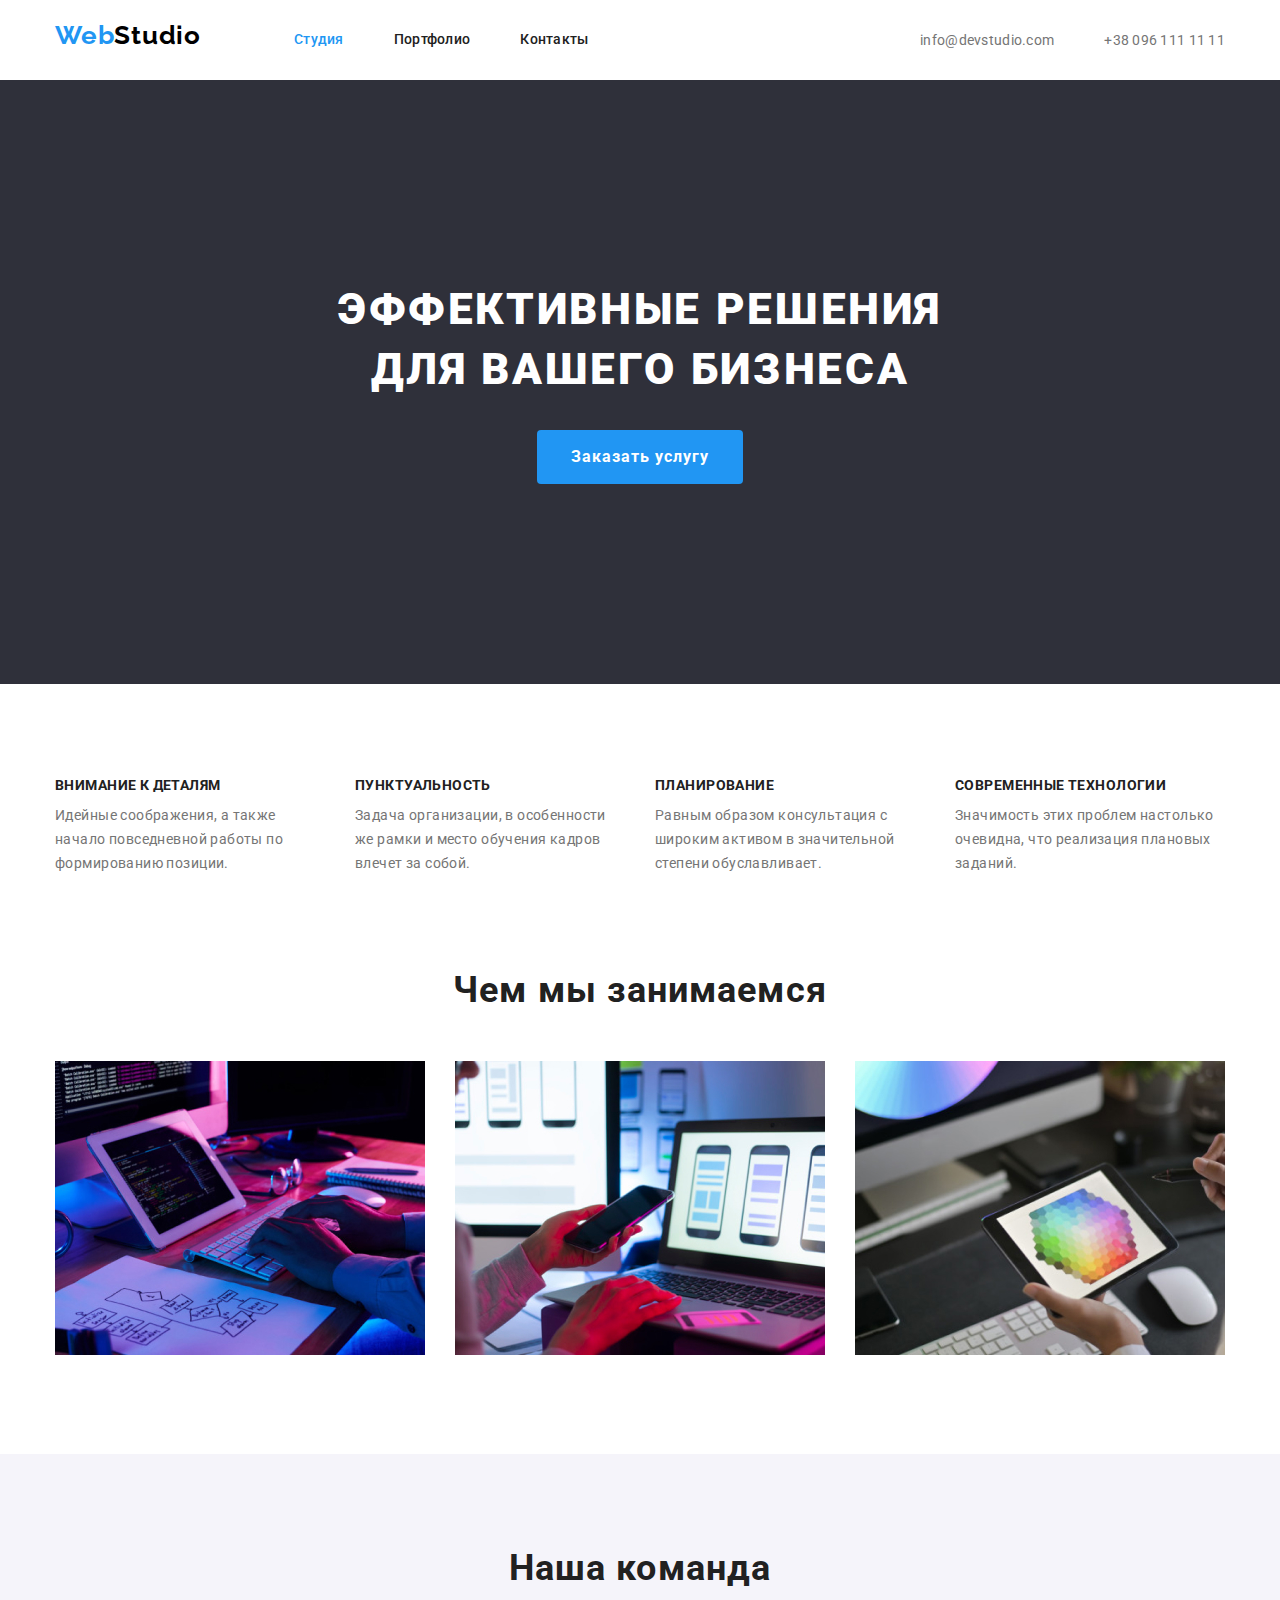
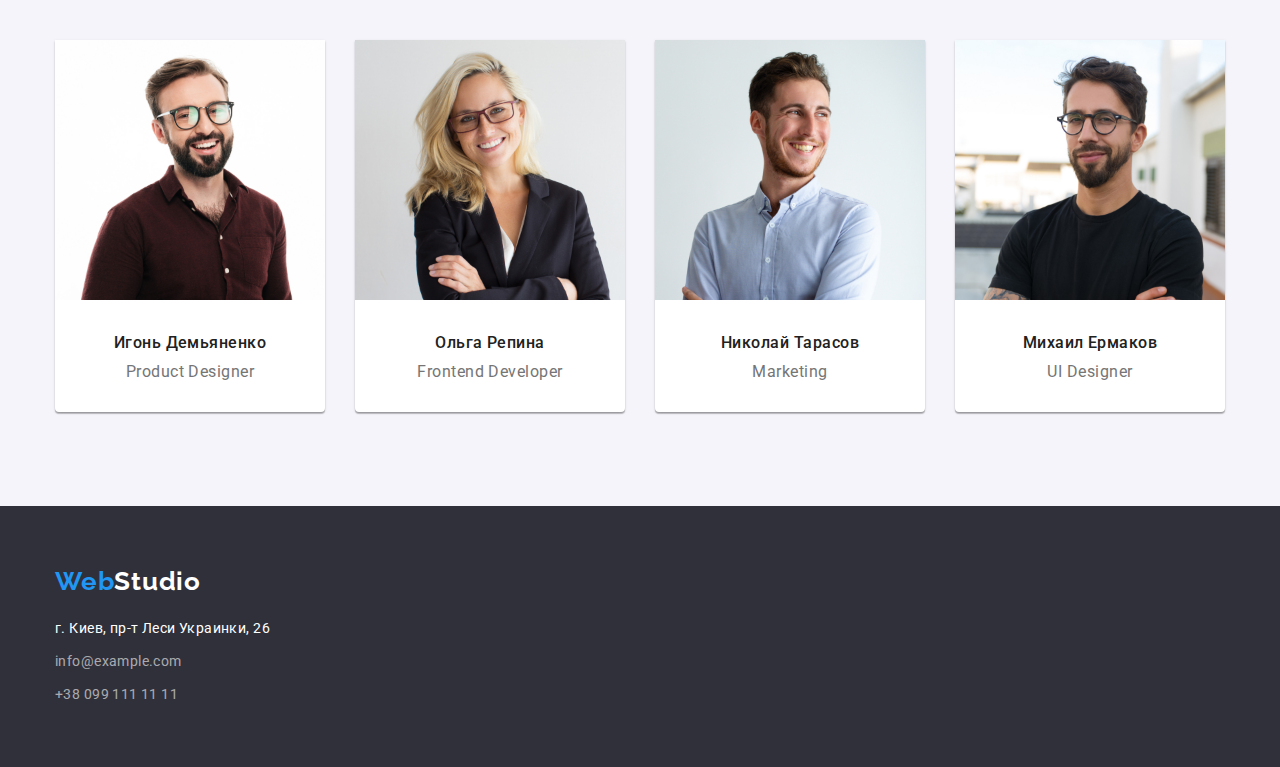
<file: index.html>
<!DOCTYPE html>
<html lang="ru">
<head>
   <meta charset="UTF-8">
   <meta http-equiv="X-UA-Compatible" content="IE=edge">
   <meta name="viewport" content="width=device-width, initial-scale=1.0">
   <title>Web Studio</title>
<link href="https://fonts.googleapis.com/css2?family=Raleway:wght@700&family=Roboto:wght@400;500;700;900&display=swap" 
rel="stylesheet">
<link rel="stylesheet" href="https://cdnjs.cloudflare.com/ajax/libs/modern-normalize/1.1.0/modern-normalize.min.css">
   <link rel="stylesheet" href="./css/common.css">
   <link rel="stylesheet" href="./css/main.css"/>
</head>
<body>
   
<!--Шапка сайта-->
<header class="site">
<div class="container main">
   <nav class="flex-nav">
   <a href="" class="logo"><span class="blue">Web</span>Studio</a>
<ul class="site-nav list">
   <li class="item"><a href="" class="link current">Студия</a></li>
   <li class="item"><a href="./portfolio.html" class="link">Портфолио</a></li>
   <li class="item"><a href="" class="link">Контакты</a></li>
</ul>
</nav>
<div class="margin">
<ul class="contacts list">
   <li class="item">
      <a href="mailto:info@devstudio.com" class="link">info@devstudio.com</a>
   </li>
   <li class="item">
      <a href="tel:+380961111111" class="link">+38 096 111 11 11</a>
   </li>
</ul>
</div>
</div>

   </header>



<!-- Секция Bg -->
<main>
   <section class="bg">
      <div class="container">
      <h1 class="bg-title">Эффективные решения для вашего бизнеса</h1>
      <button type="button" class="primary-button">Заказать услугу</button>
      </div>
   </section>

<!--Секция особенности-->
   <section class="peculiarities">
      <div class="container">
      <ul class="section">
         <li class="item">
            <h3 class="peculiarities-title">Внимание к деталям</h3>
            <p class="section-title">
               Идейные соображения, а также начало повседневной работы по </br> формированию позиции.
            </p>
         </li>
         <li class="item">
            <h3 class="peculiarities-title">Пунктуальность</h3>
            <p class="section-title">
               Задача организации, в особенности же рамки и место обучения кадров </br> влечет за собой.
            </p>
         </li>
         <li class="item">
            <h3 class="peculiarities-title">Планирование</h3>
            <p class="section-title">
               Равным образом консультация с широким активом в значительной </br> степени обуславливает.
            </p>
         </li>
         <li class="item">
            <h3 class="peculiarities-title">Современные технологии</h3>
            <p class="section-title">
               Значимость этих проблем настолько очевидна, что реализация плановых </br> заданий.
            </p>
         </li>
      </ul>
      </div>
   </section>

   <!--Секция чем мы занимаемся-->
   <section class="work">
      <div class="container">
      <h2 class="work-title">Чем мы занимаемся</h2>
      <ul class="title">
         <li class="item">
            <img src="./images/first.jpg" alt="Tablet1" width="370px">
         </li>
         <li class="item">
            <img src="./images/second.jpg" alt="LapTop" width="370px">
         </li>
         <li class="item">
            <img src="./images/third.jpg" alt="Tablet2" width="370px">
         </li>
      </ul>
      </div>
   </section>

   <!--Секция Наша Команда-->
   <section class="team">
      <div class="container">
      <h2 class="team-your">Наша команда</h2>
      <ul class="leader-title">
         <li class="item">
           <img src="./images/igor.jpg" alt="Игорь" width="270">
            <div class="team-padding">
           <h3 class="team-title">Игонь Демьяненко</h3>
            <p class="leader-title">Product Designer</p>
            </div>
         </li>
         <li class="item">
           <img src="./images/olga.jpg" alt="Ольга" width="270">
            <div class="team-padding">
           <h3 class="team-title">Ольга Репина</h3>
            <p class="leader-title">Frontend Developer</p>
            </div>
         </li>
         <li class="item">
           <img src="./images/nikolay.jpg" alt="Николай" width="270">
             <div class="team-padding">
             <h3 class="team-title">Николай Тарасов</h3>
               <p class="leader-title">Marketing</p>
            </div>
         </li>
         <li class="item">
            <img src="./images/michael.jpg" alt="Михаил" width="270">
              <div class="team-padding"> 
               <h3 class="team-title">Михаил Ермаков</h3>
               <p class="leader-title">UI Designer</p>
            </div>
         </li>
      </ul>
      </div>
   </section>

</main>

<!--Футер-->
<footer class="foot">
   <div class="container footer-container">
      <div class="contacts-container">
   <a href="" class="logo-second"><span class="blue">Web</span><span class="white">Studio</span></a>
   <address class="colour ">
      <a href="https://goo.gl/maps/Da8S7tGWQW27He1X6" class="foot-title" target="_blank">
         г. Киев, пр-т Леси Украинки, 26</a>
      <a href="mailto:info@example.com" class="link">info@example.com</a>
      <a href="tel:+380991111111" class="link">+38 099 111 11 11</a>
   </address>
   </div>
   </div>
</footer> 


</body>
</html>
</file>
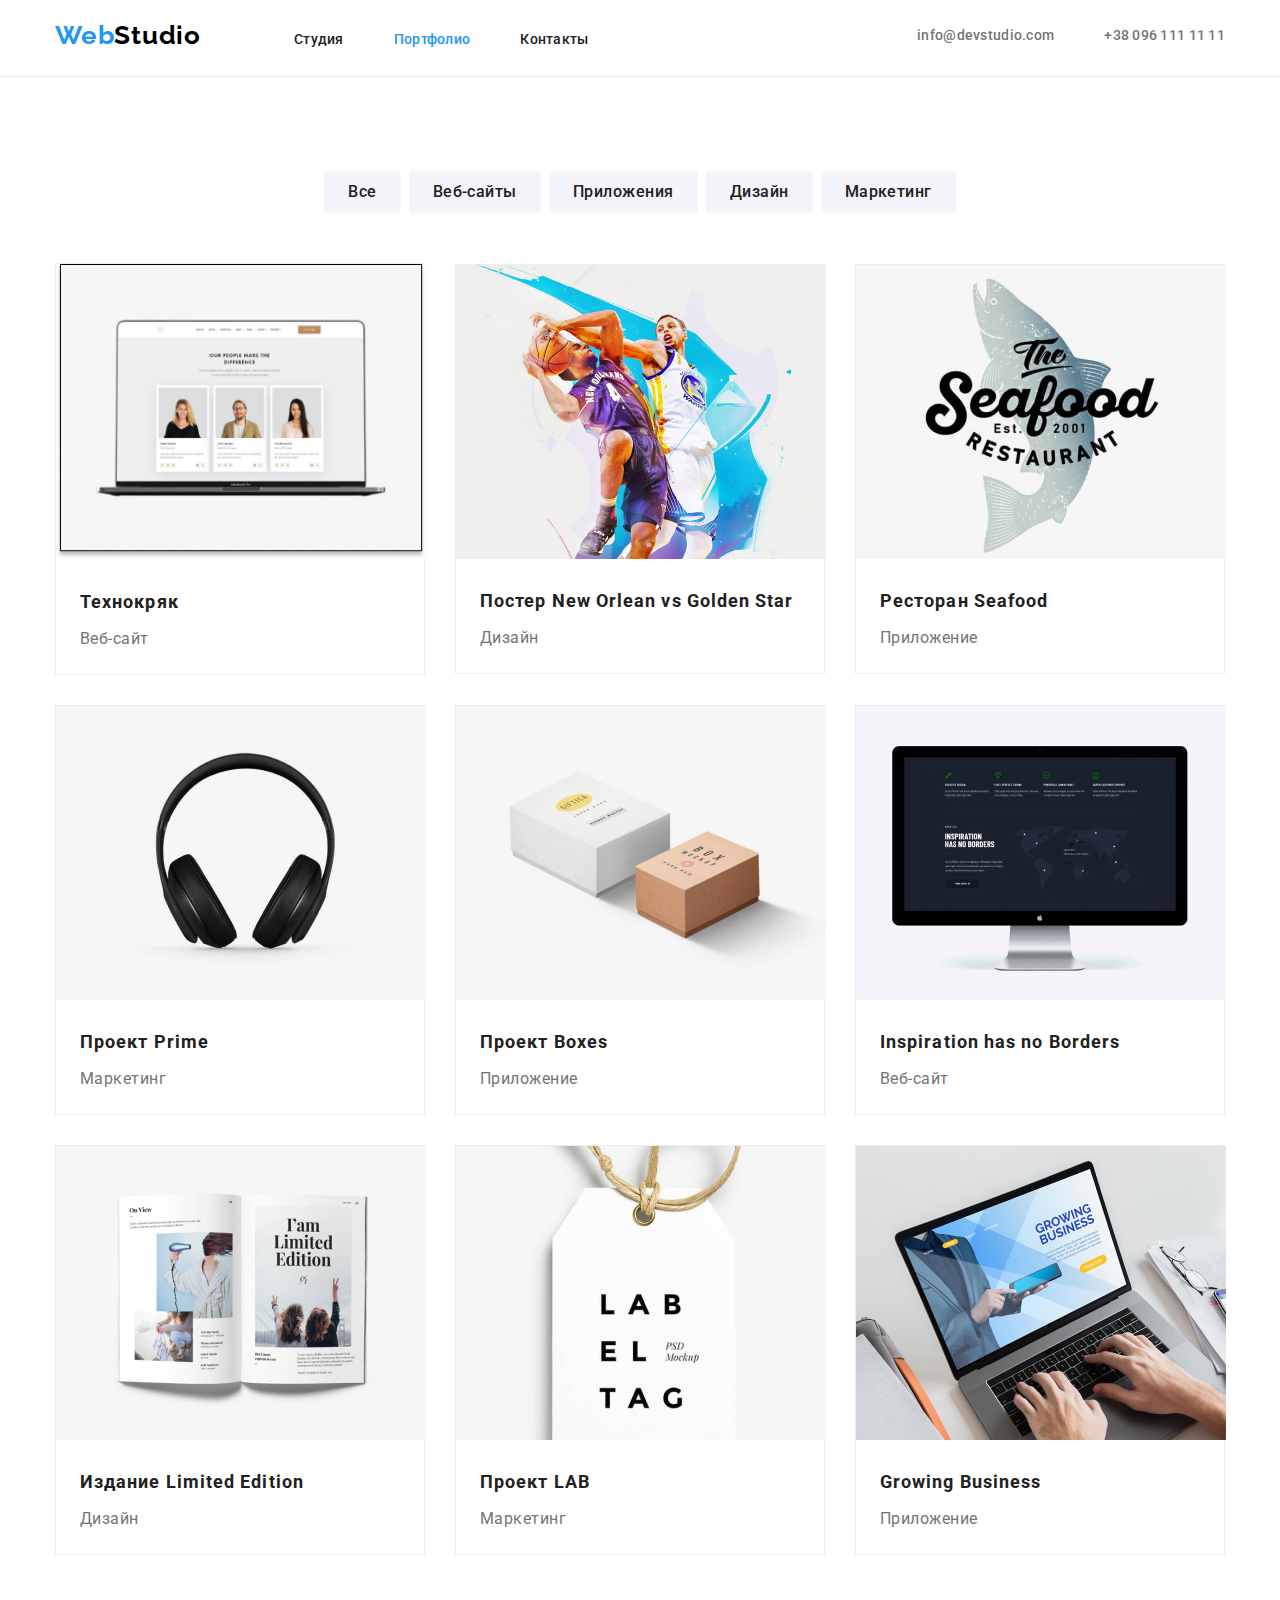
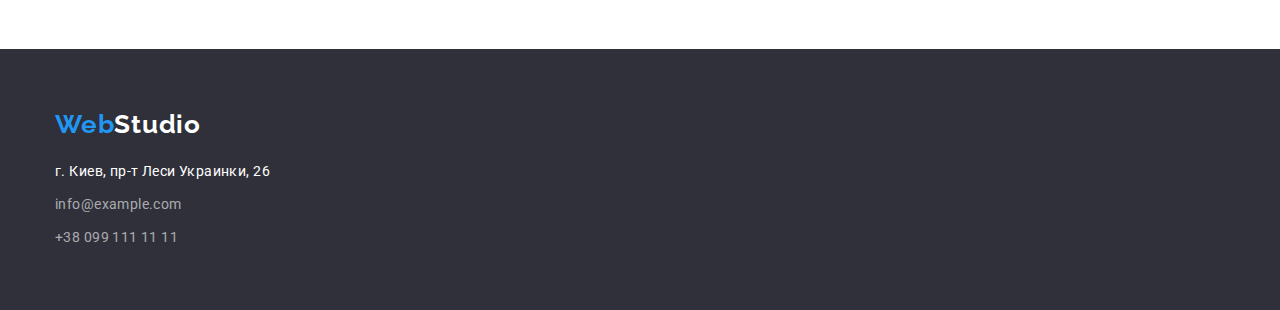
<file: portfolio.html>
<!DOCTYPE html>
<html lang="ru">
  <head>
    <meta charset="UTF-8" />
    <meta http-equiv="X-UA-Compatible" content="IE=edge" />
    <meta name="viewport" content="width=device-width, initial-scale=1.0" />
    <title>Document</title>
    <link
      href="https://fonts.googleapis.com/css2?family=Raleway:wght@700&family=Roboto:wght@400;500;700&display=swap"
      rel="stylesheet"
    />
    <link
      rel="stylesheet"
      href="https://cdnjs.cloudflare.com/ajax/libs/modern-normalize/1.1.0/modern-normalize.min.css"
    />
    <link rel="stylesheet" href="./css/common.css" />
  </head>
  <body>
    <!-- Шапка сайта -->
    <header class="header">
      <div class="container main">
        <nav class="flex-nav">
          <a href="" class="logo"><span class="blue">Web</span>Studio</a>
          <ul class="site-nav list">
            <li class="item">
              <a href="./index.html" class="link">Студия</a>
            </li>
            <li class="item">
              <a href="" class="link current">Портфолио</a>
            </li>
            <li class="item">
              <a href="" class="link">Контакты</a>
            </li>
          </ul>
        </nav>
        <ul class="contacts list">
          <li class="item">
            <a href="mailto:info@devstudio.com" class="link"
              >info@devstudio.com</a
            >
          </li>
          <li class="item">
            <a href="tel:+380961111111" class="link">+38 096 111 11 11</a>
          </li>
        </ul>
      </div>
    </header>
    <!-- Секция Main -->
    <section class="section-padding">
      <div class="container">
        <ul class="section-margin">
          <li class="blue-button link">
            <button type="button" class="colour-button link">Все</button>
          </li>
          <li class="blue-button link">
            <button type="button" class="colour-button link">Веб-сайты</button>
          </li>
          <li class="blue-button link">
            <button type="button" class="colour-button link">Приложения</button>
          </li>
          <li class="blue-button link">
            <button type="button" class="colour-button link">Дизайн</button>
          </li>
          <li class="blue-button link">
            <button type="button" class="colour-button link">Маркетинг</button>
          </li>
        </ul>
        <ul class="main-flex">
          <li class="item">
            <img src="./images/technokr.jpg" alt="Технокряк" width="370px" />
            <div class="main-padding">
              <h3 class="heading-title">Технокряк</h3>
              <p class="text-title">Веб-сайт</p>
            </div>
          </li>
          <li class="item">
            <img src="./images/neworlean.jpg" alt="Баскетбол" width="370px" />
            <div class="main-padding">
              <h3 class="heading-title">Постер New Orlean vs Golden Star</h3>
              <p class="text-title">Дизайн</p>
            </div>
          </li>
          <li class="item">
            <img src="./images/seafood.jpg" alt="Рыба" width="370px" />
            <div class="main-padding">
              <h3 class="heading-title">Ресторан Seafood</h3>
              <p class="text-title">Приложение</p>
            </div>
          </li>
          <li class="item">
            <img src="./images/prime.jpg" alt="Наушники" width="370px" />
            <div class="main-padding">
              <h3 class="heading-title">Проект Prime</h3>
              <p class="text-title">Маркетинг</p>
            </div>
          </li>
          <li class="item">
            <img src="./images/boxes.jpg" alt="Коробка" width="370px" />
            <div class="main-padding">
              <h3 class="heading-title">Проект Boxes</h3>
              <p class="text-title">Приложение</p>
            </div>
          </li>
          <li class="item">
            <img src="./images/borders.jpg" alt="Компьютер" width="370px" />
            <div class="main-padding">
              <h3 class="heading-title">Inspiration has no Borders</h3>
              <p class="text-title">Веб-сайт</p>
            </div>
          </li>
          <li class="item">
            <img src="./images/edition.jpg" alt="Журнал" width="370px" />
            <div class="main-padding">
              <h3 class="heading-title">Издание Limited Edition</h3>
              <p class="text-title">Дизайн</p>
            </div>
          </li>
          <li class="item">
            <img src="./images/lab.jpg" alt="Проект" />
            <div class="main-padding">
              <h3 class="heading-title">Проект LAB</h3>
              <p class="text-title">Маркетинг</p>
            </div>
          </li>
          <li class="item">
            <img src="./images/growing.jpg" alt="Ноутбук" />
            <div class="main-padding">
              <h3 class="heading-title">Growing Business</h3>
              <p class="text-title">Приложение</p>
            </div>
          </li>
        </ul>
      </div>
    </section>

    <!-- Футер -->
    <footer class="foot">
      <div class="container footer-container">
        <div class="contacts-container">
          <a href="" class="logotip"><span class="blue">Web</span>Studio</a>
          <address class="foot-colour link">
            <a
              href="https://goo.gl/maps/noqbgse2a1ceMC418"
              class="foot-title"
              target="_blank"
              >г. Киев, пр-т Леси Украинки, 26</a
            >
            <a href="mailto:info@example.com" class="foot-colour link"
              >info@example.com</a
            >
            <a href="tel:+380991111111" class="foot-colour link"
              >+38 099 111 11 11</a
            >
          </address>
        </div>
      </div>
    </footer>
  </body>
</html>
</file>
<file: css/common.css>
/* Цвет основного текста #212121 */
/* Вторичный цвет текста #757575 */
/* Белый цвет #FFFFFF */
/* Акцент #2196F3 */
/* Цвет для контактной информации rgba(255, 255, 255, 0.6); */
/* Цвет для кнопок #F5F4FA */
/* Вторичный цвет фона #2F303A */
/* Цвет для фона конопок #F5F4FA */

:root {
  --primary-text-color: #212121;
  --secondary-text-color: #757575;
  --accent-color: #2196f3;
  --contact-color: rgba(255, 255, 255, 0.6);
  --primary-white-color: #ffffff;
  --button-color: #f5f4fa;
}

body {
  background-color: var(--primary-white-color);
  color: var(--primary-text-color);
  font-family: Roboto, sans-serif;
}
ul {
  list-style: none;
  padding: 0;
  margin: 0;
}

.container {
  margin-left: auto;
  margin-right: auto;
  width: 1200px;
  padding-left: 15px;
  padding-right: 15px;
  /* outline: 2px solid tomato; */
}
.header {
  border-bottom: 1px solid #ececec;
  padding-bottom: 25px;
  padding-top: 20px;
}
/* Шапка сайта */
.main {
  display: flex;
  align-items: center;
}
.flex-nav {
  display: flex;
  align-items: baseline;
}
.logo {
  color: #000000;

  font-family: Raleway, sans-serif;
  font-weight: 700;
  font-size: 26px;
  line-height: 1.19;
  letter-spacing: 0.03em;
  text-decoration: none;

  margin-right: 93px;
}
.blue {
  color: var(--accent-color);
}

/* Навигация */
.site-nav {
  display: flex;
}
.site-nav > .item + .item {
  margin-left: 50px;
}
.site-nav .link {
  color: var(--primary-text-color);

  font-style: normal;
  font-weight: 500;
  font-size: 14px;
  line-height: 1.14;
  letter-spacing: 0.02em;
  text-decoration: none;

  padding-top: 32px;
  padding-bottom: 32px;
}
.site-nav .link:hover,
.site-nav .link:focus {
  color: var(--accent-color);
}
.site-nav .link.current {
  color: var(--accent-color);
}

/* Контакты */

.contacts {
  display: flex;
  margin-left: auto;
}
.contacts > .item + .item {
  margin-left: 50px;
}

.contacts .link {
  color: var(--secondary-text-color);

  font-style: normal;
  font-weight: 500;
  font-size: 14px;
  line-height: 1.14;
  letter-spacing: 0.02em;
  text-decoration: none;

  padding-top: 32px;
  padding-bottom: 32px;
}
.contacts .link:hover,
.contacts .link:focus {
  color: var(--accent-color);
}

/* Секция Main */
/* Кнопки */
.section-margin > .blue-button + .blue-button {
  margin-left: 8px;
}

.colour-button {
  color: var(--primary-text-color);
  background-color: var(--button-color);

  font-style: normal;
  font-weight: 500;
  font-size: 16px;
  line-height: 1.62;
  letter-spacing: 0.03em;
  padding: 6px 22px;
  border-radius: 4px;
  border-color: var(--button-color);

  display: inline-block;
  border-color: transparent;
  cursor: pointer;
}
.blue-button .link:hover,
.blue-button .link:focus {
  color: var(--primary-white-color);
  background-color: var(--accent-color);
}

/* Секция Галерея */

.main-flex {
  display: flex;
  flex-wrap: wrap;
  justify-content: center;
  align-items: center;
}
.main-flex > .item {
  width: calc((100% - 60px) / 3);
  margin-right: 30px;
  margin-bottom: 30px;

  border: 1px solid #eeeeee;
}
.main-flex > .item:nth-child(3n) {
  margin-right: 0;
}
.main-flex > .item:nth-last-child(-n + 3) {
  margin-bottom: 0;
}

.heading-title {
  color: var(--primary-text-color);

  font-style: normal;
  font-weight: 700;
  font-size: 18px;
  line-height: 2;
  letter-spacing: 0.06em;
  margin-top: 0;
  margin-bottom: 4px;
}
.text-title {
  color: var(--secondary-text-color);

  font-style: normal;
  font-weight: 400;
  font-size: 16px;
  line-height: 1.87;
  letter-spacing: 0.03em;
  margin-top: 0;
  margin-bottom: 0;
}
.main-padding {
  padding-top: 20px;
  padding-bottom: 20px;
  padding-left: 24px;
  padding-right: 24px;
}

.section-padding {
  padding-top: 94px;
  padding-bottom: 94px;
}

.section-margin {
  display: flex;
  justify-content: center;
  align-items: center;
  margin-bottom: 50px;
}

/* Футер */
.foot {
  background-color: #2f303a;

  padding-top: 60px;
  padding-bottom: 60px;
}
.logotip {
  color: var(--primary-white-color);

  font-family: Raleway;
  font-style: normal;
  font-weight: 700;
  font-size: 26px;
  line-height: 1.19;
  letter-spacing: 0.03em;
  text-decoration: none;
}
.blue {
  color: var(--accent-color);
}
.foot-title {
  color: var(--primary-white-color);

  text-decoration: none;
  font-style: normal;
  font-weight: 400;
  font-size: 14px;
  line-height: 1.71;
  letter-spacing: 0.03em;

  margin-top: 20px;
  margin-bottom: 9px;
}
.foot-colour {
  color: var(--contact-color);

  font-style: normal;
  font-weight: 400;
  font-size: 14px;
  line-height: 1.71;
  letter-spacing: 0.03em;
  text-decoration: none;

  display: flex;
  flex-direction: column;
  margin-bottom: 9px;
  align-items: baseline;
}
.foot-colour:last-child {
  margin-bottom: 0;
}
.foot-colour .link:hover,
.foot-colour .link:focus {
  color: var(--accent-color);
}

.footer-container {
  display: flex;
  align-items: baseline;
}
</file>
<file: css/main.css>
/* Цвет основного текста #212121 */
/* Вторичный цвет текста #757575 */
/* Белый цвет #FFFFFF */
/* Акцент #2196F3 */
/* Цвет для контактной информации rgba(255, 255, 255, 0.6); */
/* Первичный цвет фона #FFFFFF */
/* Вторичный цвет фона #2F303A */
/* Третьичный цвет фона #F5F4FA */

:root {
  --primary-text-color: #212121;
  --secondary-text-color: #757575;
  --accent-color: #2196f3;
  --contact-color: rgba(255, 255, 255, 0.6);
  --primary-white-color: #ffffff;
}

body {
  background-color: var(--primary-white-color);
  color: var(--primary-text-color);
  font-family: Roboto, sans-serif;
}
/* Утилиты */
ul {
  list-style: none;
  padding: 0px;
  margin: 0px;
}
p {
  margin: 0;
}
.container {
  margin-left: auto;
  margin-right: auto;
  width: 1200px;
  padding-left: 15px;
  padding-right: 15px;
  /* outline: 2px solid tomato; */
}

/* Шапка сайта */

.site {
  background-color: var(--primary-white-color);
}

.logo {
  color: #000000;

  font-family: Raleway, sans-serif;
  font-weight: 700;
  font-size: 26px;
  line-height: 1.19;
  letter-spacing: 0.03em;
  text-decoration: none;

  margin-right: 93px;
}
.blue {
  color: var(--accent-color);
}
.white {
  color: var(--primary-white-color);
}

/* Навигация */

.site-nav {
  display: flex;
}

.site-nav .item + .item {
  margin-left: 50px;
}

.site-nav .link {
  padding-top: 32px;
  padding-bottom: 32px;
  display: block;

  color: var(--primary-text-color);

  font-weight: 500;
  font-size: 14px;
  line-height: 1.14;
  letter-spacing: 0.02em;
  text-decoration: none;
}
.site-nav .link:hover,
.site-nav .link:focus {
  color: var(--accent-color);
}
.site-nav .link.current {
  color: var(--accent-color);
}
button {
  font-family: inherit;
}

/* Контакты */

.contacts {
  display: flex;
  align-items: center;
}

.contacts .item + .item {
  margin-left: 50px;
}

.flex-nav {
  display: flex;
  align-items: baseline;
}
.main {
  display: flex;
  align-items: center;
}

.margin {
  margin-left: auto;
}

.contacts .link {
  color: var(--secondary-text-color);

  font-weight: normal;
  font-size: 14px;
  line-height: 1.14;
  letter-spacing: 0.02em;
  text-decoration: none;
}
.contacts .link:hover,
.contacts .link:focus {
  color: var(--accent-color);
}

/* Bg */
.bg-title {
  color: var(--primary-white-color);

  font-family: Roboto;
  font-style: normal;
  font-weight: 900;
  font-size: 44px;
  line-height: 1.36;
  letter-spacing: 0.06em;
  text-transform: uppercase;
  width: 696px;
  height: 120px;
  margin-left: auto;
  margin-right: auto;

  margin-top: 0px;
  margin-bottom: 30px;
}
.bg {
  background-color: #2f303a;

  padding-top: 200px;
  padding-bottom: 200px;

  text-align: center;
}

/* Overlay */

/* Button */
.primary-button {
  color: var(--primary-white-color);
  background-color: var(--accent-color);

  font-weight: 700;
  font-size: 16px;
  line-height: 30px;
  align-items: center;
  text-align: center;
  letter-spacing: 0.06em;
  border-radius: 4px;

  padding: 10px 32px;
  min-width: 200px;
  border-color: transparent;
  cursor: pointer;
}

/* Секция особенности */
.section {
  display: flex;
  align-items: center;
}

.section > .item {
  margin-right: 30px;
  width: 270px;
}
.section > .item:last-child {
  margin-right: 0;
}
.section-title {
  color: var(--secondary-text-color);

  font-weight: 400;
  font-size: 14px;
  line-height: 1.71;
  letter-spacing: 0.03em;

  margin-top: 0px;
  margin-bottom: 0px;
}
.peculiarities-title {
  color: var(--primary-text-color);

  font-weight: 700;
  font-size: 14px;
  line-height: 1.14;
  letter-spacing: 0.03em;
  text-transform: uppercase;

  margin-top: 0px;
  margin-bottom: 10px;
}
.peculiarities {
  padding-top: 94px;

  background-color: #ffffff;
}
.title > .item + .item {
  margin-left: 30px;
}
/* Секция чем мы занимаемся */
.title {
  display: flex;
  justify-content: center;
  align-items: center;
}
.work {
  background-color: #ffffff;
  color: var(--primary-text-color);

  padding-bottom: 94px;
  padding-top: 94px;
}
.work-title {
  font-family: Roboto;
  font-style: normal;
  font-weight: 700;
  font-size: 36px;
  line-height: 1.16;
  text-align: center;
  letter-spacing: 0.03em;

  margin-top: 0px;
  margin-bottom: 50px;
}
/* Секция наша команда */
.team-title {
  color: var(--primary-text-color);

  font-family: Roboto;
  font-style: normal;
  font-weight: 500;
  font-size: 16px;
  line-height: 1.18;
  letter-spacing: 0.03em;
  margin-top: 0;
  margin-bottom: 10px;
}
.leader-title {
  display: flex;
  justify-content: center;
  align-items: center;

  color: var(--secondary-text-color);

  font-family: Roboto;
  font-style: normal;
  font-weight: 400;
  font-size: 16px;
  line-height: 1.18;
  letter-spacing: 0.03em;
}
.leader-title > .item {
  text-align: center;
  margin-right: 30px;

  background-color: #ffffff;
  box-shadow: 0px 1px 3px rgba(0, 0, 0, 0.12), 0px 1px 1px rgba(0, 0, 0, 0.14),
    0px 2px 1px rgba(0, 0, 0, 0.2);
  border-radius: 0px 0px 4px 4px;
}
.leader-title > .item:last-child {
  margin-right: 0;
}
.team {
  background-color: #f5f4fa;

  padding-top: 94px;
  padding-bottom: 94px;
}
.team-your {
  color: var(--primary-text-color);

  font-family: Roboto;
  font-style: normal;
  font-weight: 700;
  font-size: 36px;
  line-height: 1.16;
  text-align: center;
  letter-spacing: 0.03em;

  margin-top: 0;
  margin-bottom: 50px;
}
.team-padding {
  padding-top: 30px;
  padding-bottom: 30px;
}
/* Футер */

.logo-second {
  color: #000000;

  font-family: Raleway, sans-serif;
  font-weight: 700;
  font-size: 26px;
  line-height: 1.19;
  letter-spacing: 0.03em;
  text-decoration: none;
}
.foot {
  background-color: #2f303a;

  padding-top: 60px;
  padding-bottom: 60px;
}
.foot-title {
  color: var(--primary-white-color);

  font-family: Roboto;
  font-style: normal;
  font-weight: 400;
  font-size: 14px;
  line-height: 1.71;
  letter-spacing: 0.03em;

  margin-top: 20px;
  margin-bottom: 9px;
}

.colour {
  color: var(--contact-color);

  display: flex;
  flex-direction: column;
  align-items: baseline;
}

.colour .link:hover,
.colour .link:focus {
  color: var(--accent-color);
}
.colour .link {
  color: var(--contact-color);

  font-family: Roboto;
  font-style: normal;
  font-weight: normal;
  font-size: 14px;
  line-height: 1.71;
  letter-spacing: 0.03em;
  text-decoration: none;
}
.colour > .link {
  margin-bottom: 9px;
}
.colour > .link:last-child {
  margin-bottom: 0;
}
.footer-container {
  align-items: baseline;
  display: flex;
}
</file>
